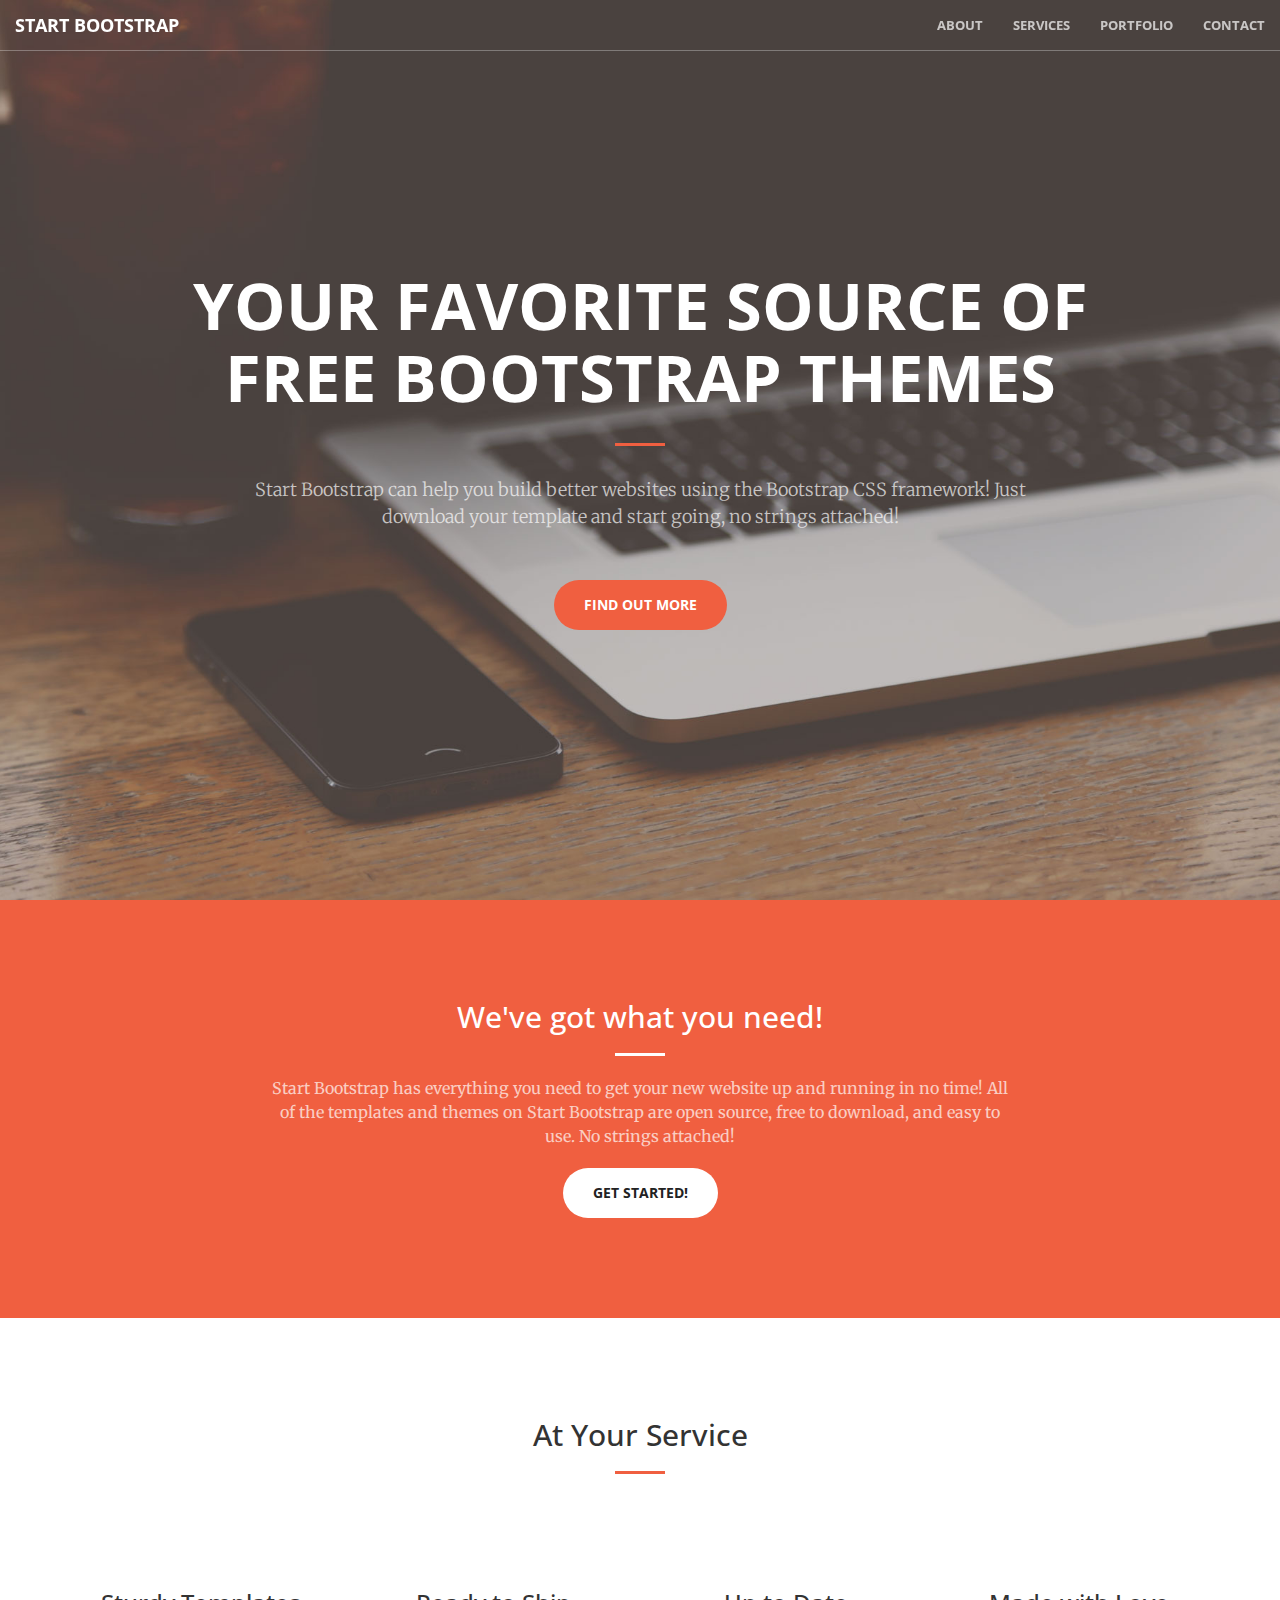
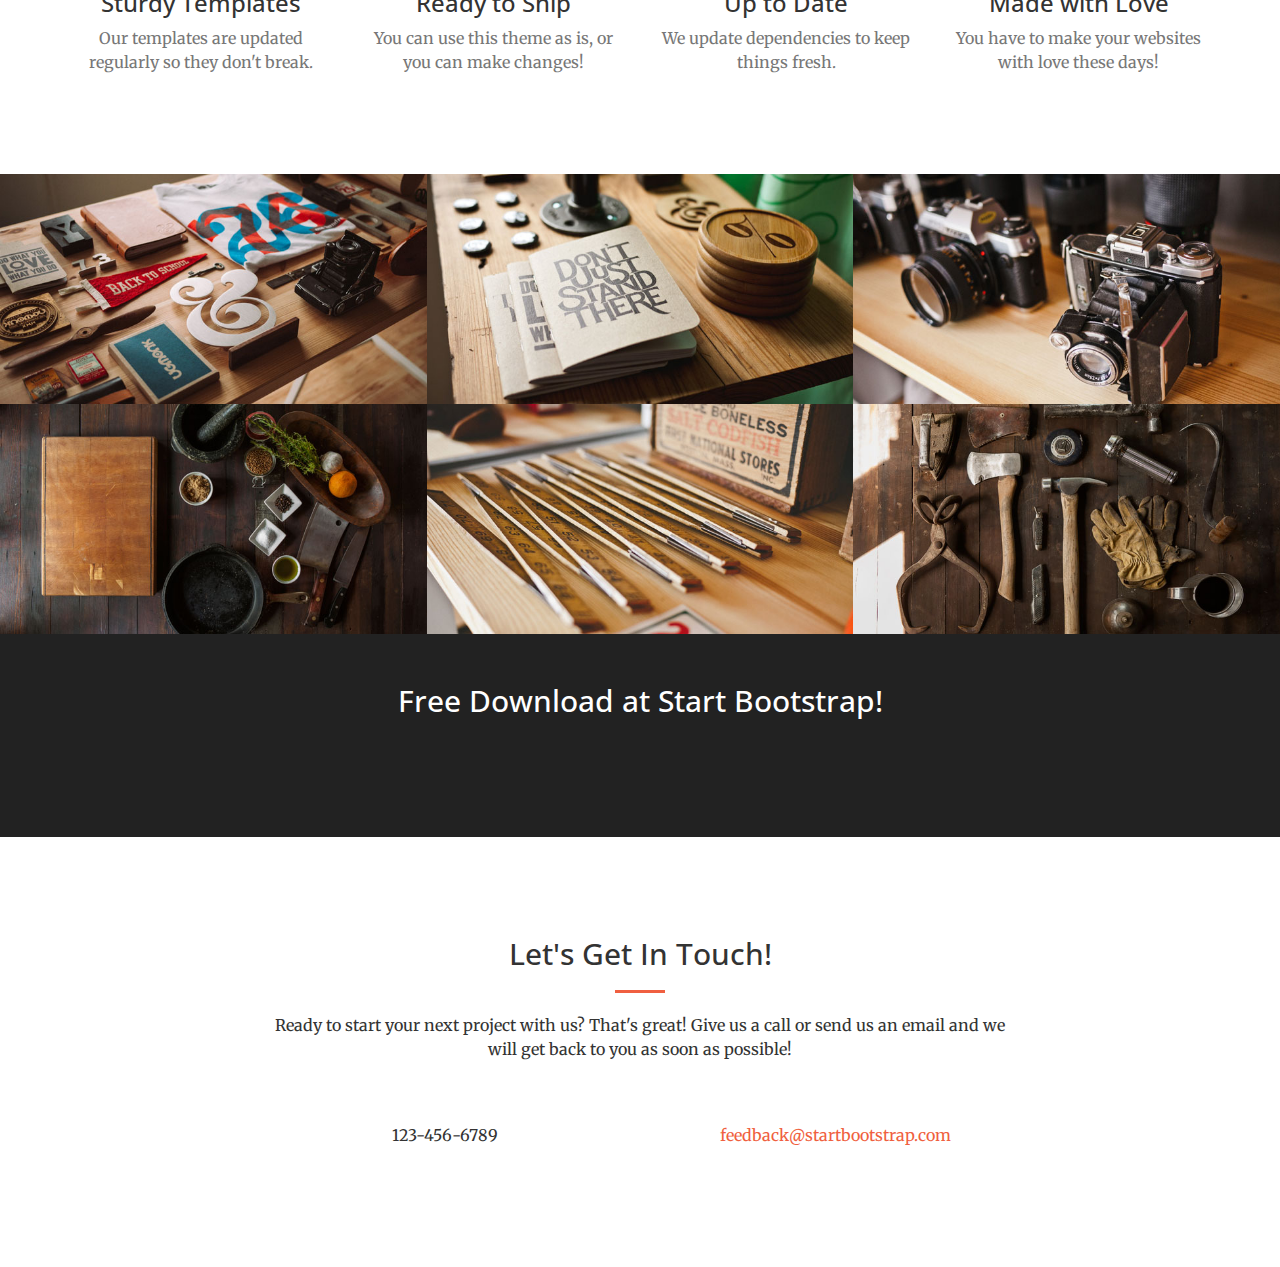
<file: new-theme/index.html>
<!DOCTYPE html>
<html lang="en">

<head>

    <meta charset="utf-8">
    <meta http-equiv="X-UA-Compatible" content="IE=edge">
    <meta name="viewport" content="width=device-width, initial-scale=1">
    <meta name="description" content="">
    <meta name="author" content="">

    <title>Creative - Start Bootstrap Theme</title>

    <!-- Bootstrap Core CSS -->
    <link rel="stylesheet" href="css/bootstrap.min.css" type="text/css">

    <!-- Custom Fonts -->
    <link href='http://fonts.googleapis.com/css?family=Open+Sans:300italic,400italic,600italic,700italic,800italic,400,300,600,700,800' rel='stylesheet' type='text/css'>
    <link href='http://fonts.googleapis.com/css?family=Merriweather:400,300,300italic,400italic,700,700italic,900,900italic' rel='stylesheet' type='text/css'>
    <link href='http://fonts.googleapis.com/css?family=Lato:400,100,300,700,900,100italic,300italic,400italic,700italic,900italic' rel='stylesheet' type='text/css'>  
  <link href='http://fonts.googleapis.com/css?family=Quicksand:400,700,300' rel='stylesheet' type='text/css'>
    <link rel="stylesheet" href="font-awesome/css/font-awesome.min.css" type="text/css">

    <!-- Plugin CSS -->
    <link rel="stylesheet" href="css/animate.min.css" type="text/css">

    <!-- Custom CSS -->
    <link rel="stylesheet" href="css/creative.css" type="text/css">

    <!-- HTML5 Shim and Respond.js IE8 support of HTML5 elements and media queries -->
    <!-- WARNING: Respond.js doesn't work if you view the page via file:// -->
    <!--[if lt IE 9]>
        <script src="https://oss.maxcdn.com/libs/html5shiv/3.7.0/html5shiv.js"></script>
        <script src="https://oss.maxcdn.com/libs/respond.js/1.4.2/respond.min.js"></script>
    <![endif]-->

</head>

<body id="page-top">

    <nav id="mainNav" class="navbar navbar-default navbar-fixed-top">
        <div class="container-fluid">
            <!-- Brand and toggle get grouped for better mobile display -->
            <div class="navbar-header">
                <button type="button" class="navbar-toggle collapsed" data-toggle="collapse" data-target="#bs-example-navbar-collapse-1">
                    <span class="sr-only">Toggle navigation</span>
                    <span class="icon-bar"></span>
                    <span class="icon-bar"></span>
                    <span class="icon-bar"></span>
                </button>
                <a class="navbar-brand page-scroll" href="#page-top">Start Bootstrap</a>
            </div>

            <!-- Collect the nav links, forms, and other content for toggling -->
            <div class="collapse navbar-collapse" id="bs-example-navbar-collapse-1">
                <ul class="nav navbar-nav navbar-right">
                    <li>
                        <a class="page-scroll" href="#about">About</a>
                    </li>
                    <li>
                        <a class="page-scroll" href="#services">Services</a>
                    </li>
                    <li>
                        <a class="page-scroll" href="#portfolio">Portfolio</a>
                    </li>
                    <li>
                        <a class="page-scroll" href="#contact">Contact</a>
                    </li>
                </ul>
            </div>
            <!-- /.navbar-collapse -->
        </div>
        <!-- /.container-fluid -->
    </nav>

    <header>
        <div class="header-content">
            <div class="header-content-inner">
                <h1>Your Favorite Source of Free Bootstrap Themes</h1>
                <hr>
                <p>Start Bootstrap can help you build better websites using the Bootstrap CSS framework! Just download your template and start going, no strings attached!</p>
                <a href="#about" class="btn btn-primary btn-xl page-scroll">Find Out More</a>
            </div>
        </div>
    </header>

    <section class="bg-primary" id="about">
        <div class="container">
            <div class="row">
                <div class="col-lg-8 col-lg-offset-2 text-center">
                    <h2 class="section-heading">We've got what you need!</h2>
                    <hr class="light">
                    <p class="text-faded">Start Bootstrap has everything you need to get your new website up and running in no time! All of the templates and themes on Start Bootstrap are open source, free to download, and easy to use. No strings attached!</p>
                    <a href="#" class="btn btn-default btn-xl">Get Started!</a>
                </div>
            </div>
        </div>
    </section>

    <section id="services">
        <div class="container">
            <div class="row">
                <div class="col-lg-12 text-center">
                    <h2 class="section-heading">At Your Service</h2>
                    <hr class="primary">
                </div>
            </div>
        </div>
        <div class="container">
            <div class="row">
                <div class="col-lg-3 col-md-6 text-center">
                    <div class="service-box">
                        <i class="fa fa-4x fa-diamond wow bounceIn text-primary"></i>
                        <h3>Sturdy Templates</h3>
                        <p class="text-muted">Our templates are updated regularly so they don't break.</p>
                    </div>
                </div>
                <div class="col-lg-3 col-md-6 text-center">
                    <div class="service-box">
                        <i class="fa fa-4x fa-paper-plane wow bounceIn text-primary" data-wow-delay=".1s"></i>
                        <h3>Ready to Ship</h3>
                        <p class="text-muted">You can use this theme as is, or you can make changes!</p>
                    </div>
                </div>
                <div class="col-lg-3 col-md-6 text-center">
                    <div class="service-box">
                        <i class="fa fa-4x fa-newspaper-o wow bounceIn text-primary" data-wow-delay=".2s"></i>
                        <h3>Up to Date</h3>
                        <p class="text-muted">We update dependencies to keep things fresh.</p>
                    </div>
                </div>
                <div class="col-lg-3 col-md-6 text-center">
                    <div class="service-box">
                        <i class="fa fa-4x fa-heart wow bounceIn text-primary" data-wow-delay=".3s"></i>
                        <h3>Made with Love</h3>
                        <p class="text-muted">You have to make your websites with love these days!</p>
                    </div>
                </div>
            </div>
        </div>
    </section>

    <section class="no-padding" id="portfolio">
        <div class="container-fluid">
            <div class="row no-gutter">
                <div class="col-lg-4 col-sm-6">
                    <a href="#" class="portfolio-box">
                        <img src="img/portfolio/1.jpg" class="img-responsive" alt="">
                        <div class="portfolio-box-caption">
                            <div class="portfolio-box-caption-content">
                                <div class="project-category text-faded">
                                    Category
                                </div>
                                <div class="project-name">
                                    Project Name
                                </div>
                            </div>
                        </div>
                    </a>
                </div>
                <div class="col-lg-4 col-sm-6">
                    <a href="#" class="portfolio-box">
                        <img src="img/portfolio/2.jpg" class="img-responsive" alt="">
                        <div class="portfolio-box-caption">
                            <div class="portfolio-box-caption-content">
                                <div class="project-category text-faded">
                                    Category
                                </div>
                                <div class="project-name">
                                    Project Name
                                </div>
                            </div>
                        </div>
                    </a>
                </div>
                <div class="col-lg-4 col-sm-6">
                    <a href="#" class="portfolio-box">
                        <img src="img/portfolio/3.jpg" class="img-responsive" alt="">
                        <div class="portfolio-box-caption">
                            <div class="portfolio-box-caption-content">
                                <div class="project-category text-faded">
                                    Category
                                </div>
                                <div class="project-name">
                                    Project Name
                                </div>
                            </div>
                        </div>
                    </a>
                </div>
                <div class="col-lg-4 col-sm-6">
                    <a href="#" class="portfolio-box">
                        <img src="img/portfolio/4.jpg" class="img-responsive" alt="">
                        <div class="portfolio-box-caption">
                            <div class="portfolio-box-caption-content">
                                <div class="project-category text-faded">
                                    Category
                                </div>
                                <div class="project-name">
                                    Project Name
                                </div>
                            </div>
                        </div>
                    </a>
                </div>
                <div class="col-lg-4 col-sm-6">
                    <a href="#" class="portfolio-box">
                        <img src="img/portfolio/5.jpg" class="img-responsive" alt="">
                        <div class="portfolio-box-caption">
                            <div class="portfolio-box-caption-content">
                                <div class="project-category text-faded">
                                    Category
                                </div>
                                <div class="project-name">
                                    Project Name
                                </div>
                            </div>
                        </div>
                    </a>
                </div>
                <div class="col-lg-4 col-sm-6">
                    <a href="#" class="portfolio-box">
                        <img src="img/portfolio/6.jpg" class="img-responsive" alt="">
                        <div class="portfolio-box-caption">
                            <div class="portfolio-box-caption-content">
                                <div class="project-category text-faded">
                                    Category
                                </div>
                                <div class="project-name">
                                    Project Name
                                </div>
                            </div>
                        </div>
                    </a>
                </div>
            </div>
        </div>
    </section>

    <aside class="bg-dark">
        <div class="container text-center">
            <div class="call-to-action">
                <h2>Free Download at Start Bootstrap!</h2>
                <a href="#" class="btn btn-default btn-xl wow tada">Download Now!</a>
            </div>
        </div>
    </aside>

    <section id="contact">
        <div class="container">
            <div class="row">
                <div class="col-lg-8 col-lg-offset-2 text-center">
                    <h2 class="section-heading">Let's Get In Touch!</h2>
                    <hr class="primary">
                    <p>Ready to start your next project with us? That's great! Give us a call or send us an email and we will get back to you as soon as possible!</p>
                </div>
                <div class="col-lg-4 col-lg-offset-2 text-center">
                    <i class="fa fa-phone fa-3x wow bounceIn"></i>
                    <p>123-456-6789</p>
                </div>
                <div class="col-lg-4 text-center">
                    <i class="fa fa-envelope-o fa-3x wow bounceIn" data-wow-delay=".1s"></i>
                    <p><a href="mailto:your-email@your-domain.com">feedback@startbootstrap.com</a></p>
                </div>
            </div>
        </div>
    </section>

    <!-- jQuery -->
    <script src="js/jquery.js"></script>

    <!-- Bootstrap Core JavaScript -->
    <script src="js/bootstrap.min.js"></script>

    <!-- Plugin JavaScript -->
    <script src="js/jquery.easing.min.js"></script>
    <script src="js/jquery.fittext.js"></script>
    <script src="js/wow.min.js"></script>

    <!-- Custom Theme JavaScript -->
    <script src="js/creative.js"></script>

</body>

</html>
</file>
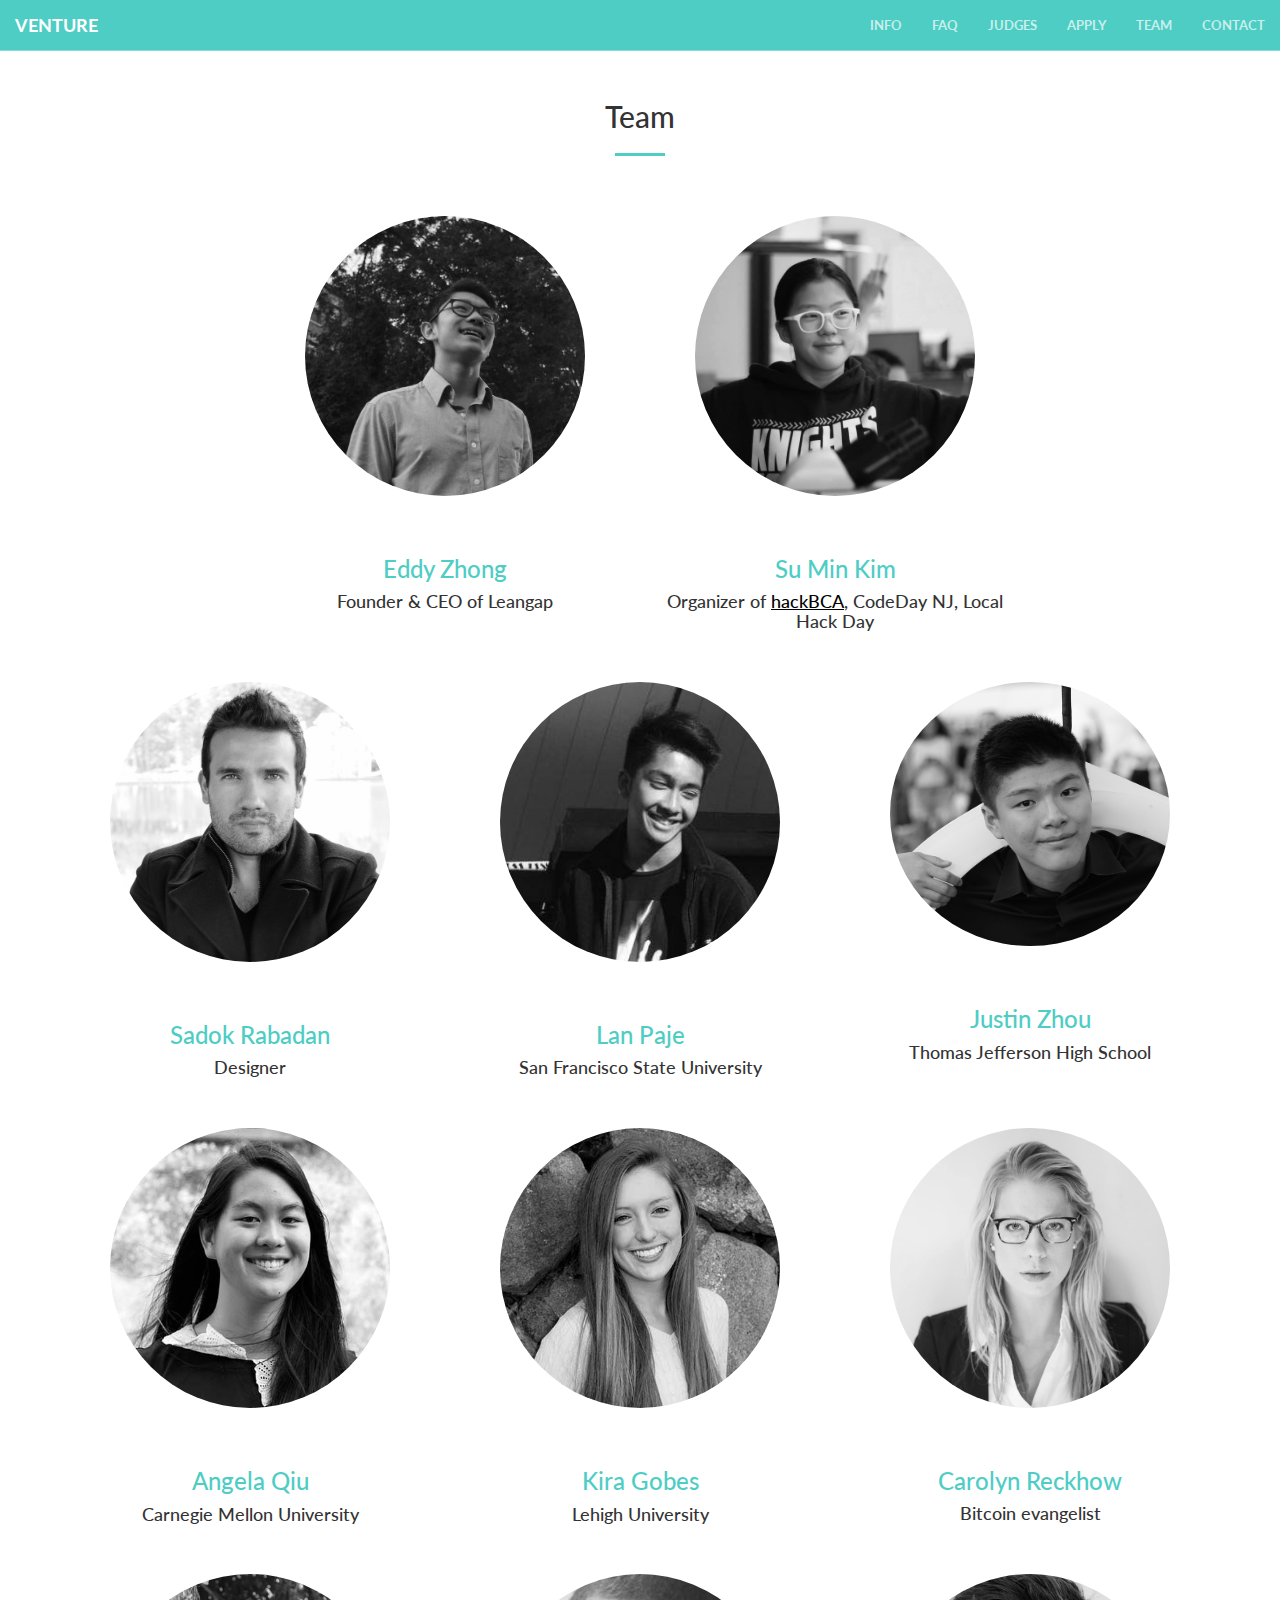
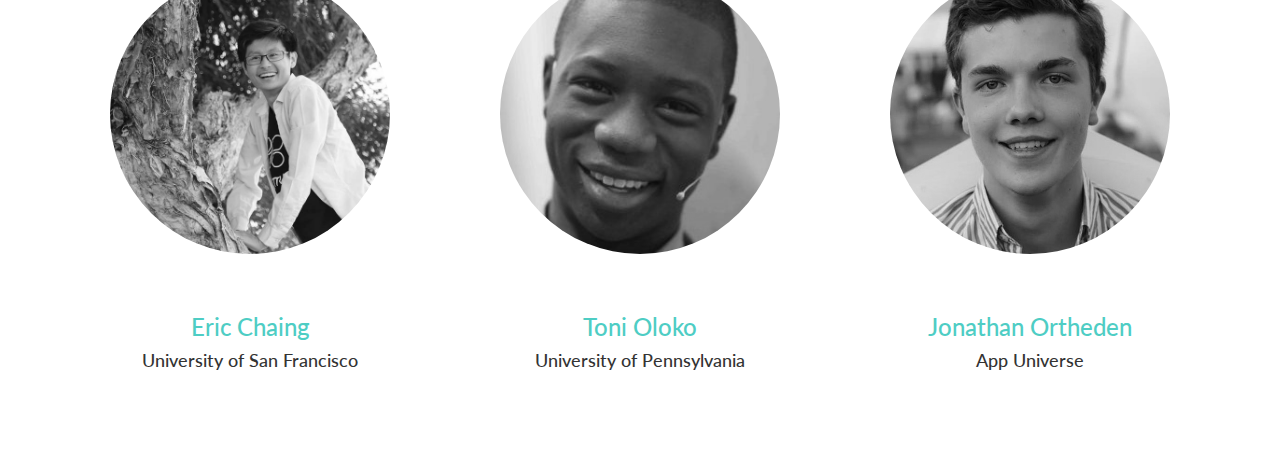
<file: team.html>
<!doctype html>
<html>
<head>
    <meta charset="utf-8">
    <meta http-equiv="X-UA-Compatible" content="IE=edge">
    <meta name="viewport" content="width=device-width, initial-scale=1">
    <meta name="description" content="Boston's first hybrid hackathon/start-up competition">
    <meta name="author" content="Su Min Kim">

    <title>Team</title>
    
    <!-- Favicon -->
    <link rel="icon" type="image/png" href="img/venture-logo.png">

    <!-- Bootstrap Core CSS -->
    <link rel="stylesheet" href="css/bootstrap.min.css" type="text/css">

    <!-- Custom Fonts -->
    <link href='http://fonts.googleapis.com/css?family=Open+Sans:300italic,400italic,600italic,700italic,800italic,400,300,600,700,800' rel='stylesheet' type='text/css'>
    <link href='http://fonts.googleapis.com/css?family=Merriweather:400,300,300italic,400italic,700,700italic,900,900italic' rel='stylesheet' type='text/css'>
    <link href='http://fonts.googleapis.com/css?family=Lato:400,100,300,700,900,100italic,300italic,400italic,700italic,900italic' rel='stylesheet' type='text/css'>  
    <link href='http://fonts.googleapis.com/css?family=Quicksand:400,700,300' rel='stylesheet' type='text/css'>
    <link rel="stylesheet" href="font-awesome/css/font-awesome.min.css" type="text/css">

    <!-- Plugin CSS -->
    <link rel="stylesheet" href="css/animate.min.css" type="text/css">

    <!-- Custom CSS -->
    <link rel="stylesheet" href="css/creative.css" type="text/css">
    <link rel="stylesheet" href="css/styles.css" type="text/css">
    <link rel="stylesheet" href="css/team.css" type="text/css">
    <!-- HTML5 Shim and Respond.js IE8 support of HTML5 elements and media queries -->
    <!-- WARNING: Respond.js doesn't work if you view the page via file:// -->
    <!--[if lt IE 9]>
        <script src="https://oss.maxcdn.com/libs/html5shiv/3.7.0/html5shiv.js"></script>
        <script src="https://oss.maxcdn.com/libs/respond.js/1.4.2/respond.min.js"></script>
    <![endif]-->

</head> 
<body id="page-top">
        <nav id="mainNav" class="navbar navbar-default navbar-fixed-top">
        <div class="container-fluid">
            <!-- Brand and toggle get grouped for better mobile display -->
            <div class="navbar-header">
                <button type="button" class="navbar-toggle collapsed" data-toggle="collapse" data-target="#bs-example-navbar-collapse-1">
                    <span class="sr-only">Toggle navigation</span>
                    <span class="icon-bar"></span>
                    <span class="icon-bar"></span>
                    <span class="icon-bar"></span>
                </button>
                <a class="navbar-brand page-scroll" href="index.html">Venture</a>
            </div>

            <!-- Collect the nav links, forms, and other content for toggling -->
            <div class="collapse navbar-collapse" id="bs-example-navbar-collapse-1">
                <ul class="nav navbar-nav navbar-right">            
                    <li>
                        <a class="page-scroll" href="index.html#info">Info</a>
                    </li>
                    <li>
                        <a class="page-scroll" href="index.html#faq">FAQ</a>
                    </li>
                    <li>
                        <a class="page-scroll" href="index.html#judges">Judges</a> 
                    </li>
                    <li>
                        <a class="page-scroll" href="index.html#apply">Apply</a>
                    </li>
                    <li>
                        <a class="page-scroll" href="team.html">Team</a>
                    </li>
                    <li>
                        <a class="page-scroll" href="index.html#contact">Contact</a>
                    </li>
                </ul>
            </div>
            <!-- /.navbar-collapse -->
        </div>
        <!-- /.container-fluid -->
    </nav>
        <!-- /.container-fluid -->
        <section class="no-padding" id="team">
        <h2 class="section-heading">Team</h3>
        <hr>
        <div class="container">
            <div class="row">
                <div class="col-md-2 col-sm-0 col-xs-0"></div>
                <div class="col-md-4 col-sm-6 col-xs-12">
                    <img src="img/team/eddy.jpg">
                    <h3>Eddy Zhong</h3>
                    <h4>Founder & CEO of Leangap</h4>
                </div>
                <div class="col-md-4 col-sm-6 col-xs-12">
                    <img src="img/team/sumin.jpg">
                    <a href="http://suminkim.com/" class="name"><h3>Su Min Kim</h3></a>
                    <h4>Organizer of <a href="http://www.hackbca.com/">hackBCA</a>, CodeDay NJ, Local Hack Day</h4>
                </div>
                <div class="col-md-2 col-sm-0 col-xs-0"></div>
            </div>
            <div class="row">
                <div class="col-md-4 col-sm-6 col-xs-12">
                    <img src="img/team/sadok.jpg">
                    <h3>Sadok Rabadan</h3>
                    <h4>Designer</h4>
                </div>
                <div class="col-md-4 col-sm-6 col-xs-12">
                    <img src="img/team/lan.jpg">
                    <h3>Lan Paje</h3>
                    <h4>San Francisco State University</h4>
                </div>
                <div class="col-md-4 col-sm-6 col-xs-12">
                    <img src="img/team/justin.jpg">
                    <h3>Justin Zhou</h3>
                    <h4>Thomas Jefferson High School</h4>
                </div>
            </div>
            <div class="row">
                <div class="col-md-4 col-sm-6 col-xs-12">
                    <img src="img/team/angela.jpg">
                    <h3>Angela Qiu</h3>
                    <h4>Carnegie Mellon University</h4>
                </div>
                <div class="col-md-4 col-sm-6 col-xs-12">
                    <img src="img/team/kira.jpg">
                    <h3>Kira Gobes</h3>
                    <h4>Lehigh University</h4>
                </div>
                <div class="col-md-4 col-sm-6 col-xs-12">
                    <img src="img/team/carolyn.jpg">
                    <h3>Carolyn Reckhow</h3>
                    <h4>Bitcoin evangelist</h4>
                </div>
            </div>
            <div class="row">
                <div class="col-md-4 col-sm-6 col-xs-12">
                    <img src="img/team/eric.jpg">
                    <h3>Eric Chaing</h3>
                    <h4>University of San Francisco</h4>
                </div>
                <div class="col-md-4 col-sm-6 col-xs-12">
                    <img src="img/team/toni.jpg">
                    <h3>Toni Oloko</h3>
                    <h4>University of Pennsylvania</h4>
                </div>
                <div class="col-md-4 col-sm-6 col-xs-12">
                    <img src="img/team/jonathan.jpg">
                    <h3>Jonathan Ortheden</h3>
                    <h4>App Universe</h4>
                </div>
            </div>
            </div>
        </section>
</body>
</html>
</file>
<file: css/styles.css>
.header-content img{
    width: 70px;
}

#faq {
    padding: 50px 0;
    background-image: url(../img/amazon-loft-chat.jpg);
    background-size: cover;
    background-attachment: fixed;
    color: #FFF;
}

.faq-content {
    background-color: rgba(0, 0, 0, .5);
    padding: 10px 0;
}

#faq h2{
    text-align: center;
}

#faq a {
    color: #4ECDC4;
}

#contact {
    padding: 100px 0 50px 0;
}

.footer {
    bottom: 0;
    padding: 10px 20px;
}

#judges {
    padding: 100px 0 70px 0;
}

#judges {
    text-align: center;
}

#judges img {
    width: 100%;
    height: auto;
    padding: 40px;
    border-radius: 50%;
}

#judges .btn {
    margin-top: 40px;
    font-size: 2em;
    color: #4ECDC4;
}

#team {
    padding: 0 0 70px 0;
}

#team {
    text-align: center;
}

#team img {
    width: 100%;
    height: auto;
    padding: 40px;
    border-radius: 50%;
    -webkit-filter: grayscale(100%);
    filter: grayscale(100%);
}
</file>
<file: css/team.css>
body {
    height: 100%;
    width: 100%;
    margin: 0;
    margin-top: 100px;
    padding: 0;
}

.navbar {
    background-color: #4ECDC4;
}

h3 {
    color: #4ECDC4;
}

h4 a {
    color: #000;
    text-decoration: underline;
}

.name {
    text-decoration: none;
}
</file>
<file: new-theme/css/creative.css>
/*!
 * Start Bootstrap - Creative Bootstrap Theme (http://startbootstrap.com)
 * Code licensed under the Apache License v2.0.
 * For details, see http://www.apache.org/licenses/LICENSE-2.0.
 */

html,
body {
    width: 100%;
    height: 100%;
}

body {
    font-family: Merriweather,'Helvetica Neue',Arial,sans-serif;
}

hr {
    max-width: 50px;
    border-color: #f05f40;
    border-width: 3px;
}

hr.light {
    border-color: #fff;
}

a {
    color: #f05f40;
    -webkit-transition: all .35s;
    -moz-transition: all .35s;
    transition: all .35s;
}

a:hover,
a:focus {
    color: #eb3812;
}

h1,
h2,
h3,
h4,
h5,
h6 {
    font-family: 'Open Sans','Helvetica Neue',Arial,sans-serif;
}

p {
    margin-bottom: 20px;
    font-size: 16px;
    line-height: 1.5;
}

.bg-primary {
    background-color: #f05f40;
}

.bg-dark {
    color: #fff;
    background-color: #222;
}

.text-faded {
    color: rgba(255,255,255,.7);
}

section {
    padding: 100px 0;
}

aside {
    padding: 50px 0;
}

.no-padding {
    padding: 0;
}

.navbar-default {
    border-color: rgba(34,34,34,.05);
    font-family: 'Open Sans','Helvetica Neue',Arial,sans-serif;
    background-color: #fff;
    -webkit-transition: all .35s;
    -moz-transition: all .35s;
    transition: all .35s;
}

.navbar-default .navbar-header .navbar-brand {
    text-transform: uppercase;
    font-family: 'Open Sans','Helvetica Neue',Arial,sans-serif;
    font-weight: 700;
    color: #f05f40;
}

.navbar-default .navbar-header .navbar-brand:hover,
.navbar-default .navbar-header .navbar-brand:focus {
    color: #eb3812;
}

.navbar-default .nav > li>a,
.navbar-default .nav>li>a:focus {
    text-transform: uppercase;
    font-size: 13px;
    font-weight: 700;
    color: #222;
}

.navbar-default .nav > li>a:hover,
.navbar-default .nav>li>a:focus:hover {
    color: #f05f40;
}

.navbar-default .nav > li.active>a,
.navbar-default .nav>li.active>a:focus {
    color: #f05f40!important;
    background-color: transparent;
}

.navbar-default .nav > li.active>a:hover,
.navbar-default .nav>li.active>a:focus:hover {
    background-color: transparent;
}

@media(min-width:768px) {
    .navbar-default {
        border-color: rgba(255,255,255,.3);
        background-color: transparent;
    }

    .navbar-default .navbar-header .navbar-brand {
        color: rgba(255,255,255,.7);
    }

    .navbar-default .navbar-header .navbar-brand:hover,
    .navbar-default .navbar-header .navbar-brand:focus {
        color: #fff;
    }

    .navbar-default .nav > li>a,
    .navbar-default .nav>li>a:focus {
        color: rgba(255,255,255,.7);
    }

    .navbar-default .nav > li>a:hover,
    .navbar-default .nav>li>a:focus:hover {
        color: #fff;
    }

    .navbar-default.affix {
        border-color: rgba(34,34,34,.05);
        background-color: #fff;
    }

    .navbar-default.affix .navbar-header .navbar-brand {
        font-size: 14px;
        color: #f05f40;
    }

    .navbar-default.affix .navbar-header .navbar-brand:hover,
    .navbar-default.affix .navbar-header .navbar-brand:focus {
        color: #eb3812;
    }

    .navbar-default.affix .nav > li>a,
    .navbar-default.affix .nav>li>a:focus {
        color: #222;
    }

    .navbar-default.affix .nav > li>a:hover,
    .navbar-default.affix .nav>li>a:focus:hover {
        color: #f05f40;
    }
}

header {
    position: relative;
    width: 100%;
    min-height: auto;
    text-align: center;
    color: #fff;
    background-image: url(../img/header.jpg);
    background-position: center;
    -webkit-background-size: cover;
    -moz-background-size: cover;
    background-size: cover;
    -o-background-size: cover;
}

header .header-content {
    position: relative;
    width: 100%;
    padding: 100px 15px;
    text-align: center;
}

header .header-content .header-content-inner h1 {
    margin-top: 0;
    margin-bottom: 0;
    text-transform: uppercase;
    font-weight: 700;
}

header .header-content .header-content-inner hr {
    margin: 30px auto;
}

header .header-content .header-content-inner p {
    margin-bottom: 50px;
    font-size: 16px;
    font-weight: 300;
    color: rgba(255,255,255,.7);
}

@media(min-width:768px) {
    header {
        min-height: 100%;
    }

    header .header-content {
        position: absolute;
        top: 50%;
        padding: 0 50px;
        -webkit-transform: translateY(-50%);
        -ms-transform: translateY(-50%);
        transform: translateY(-50%);
    }

    header .header-content .header-content-inner {
        margin-right: auto;
        margin-left: auto;
        max-width: 1000px;
    }

    header .header-content .header-content-inner p {
        margin-right: auto;
        margin-left: auto;
        max-width: 80%;
        font-size: 18px;
    }
}

.section-heading {
    margin-top: 0;
}

.service-box {
    margin: 50px auto 0;
    max-width: 400px;
}

@media(min-width:992px) {
    .service-box {
        margin: 20px auto 0;
    }
}

.service-box p {
    margin-bottom: 0;
}

.portfolio-box {
    display: block;
    position: relative;
    margin: 0 auto;
    max-width: 650px;
}

.portfolio-box .portfolio-box-caption {
    display: block;
    position: absolute;
    bottom: 0;
    width: 100%;
    height: 100%;
    text-align: center;
    color: #fff;
    opacity: 0;
    background: rgba(240,95,64,.9);
    -webkit-transition: all .35s;
    -moz-transition: all .35s;
    transition: all .35s;
}

.portfolio-box .portfolio-box-caption .portfolio-box-caption-content {
    position: absolute;
    top: 50%;
    width: 100%;
    text-align: center;
    transform: translateY(-50%);
}

.portfolio-box .portfolio-box-caption .portfolio-box-caption-content .project-category,
.portfolio-box .portfolio-box-caption .portfolio-box-caption-content .project-name {
    padding: 0 15px;
    font-family: 'Open Sans','Helvetica Neue',Arial,sans-serif;
}

.portfolio-box .portfolio-box-caption .portfolio-box-caption-content .project-category {
    text-transform: uppercase;
    font-size: 14px;
    font-weight: 600;
}

.portfolio-box .portfolio-box-caption .portfolio-box-caption-content .project-name {
    font-size: 18px;
}

.portfolio-box:hover .portfolio-box-caption {
    opacity: 1;
}

@media(min-width:768px) {
    .portfolio-box .portfolio-box-caption .portfolio-box-caption-content .project-category {
        font-size: 16px;
    }

    .portfolio-box .portfolio-box-caption .portfolio-box-caption-content .project-name {
        font-size: 22px;
    }
}

.call-to-action h2 {
    margin: 0 auto 20px;
}

.text-primary {
    color: #f05f40;
}

.no-gutter > [class*=col-] {
    padding-right: 0;
    padding-left: 0;
}

.btn-default {
    border-color: #fff;
    color: #222;
    background-color: #fff;
    -webkit-transition: all .35s;
    -moz-transition: all .35s;
    transition: all .35s;
}

.btn-default:hover,
.btn-default:focus,
.btn-default.focus,
.btn-default:active,
.btn-default.active,
.open > .dropdown-toggle.btn-default {
    border-color: #ededed;
    color: #222;
    background-color: #f2f2f2;
}

.btn-default:active,
.btn-default.active,
.open > .dropdown-toggle.btn-default {
    background-image: none;
}

.btn-default.disabled,
.btn-default[disabled],
fieldset[disabled] .btn-default,
.btn-default.disabled:hover,
.btn-default[disabled]:hover,
fieldset[disabled] .btn-default:hover,
.btn-default.disabled:focus,
.btn-default[disabled]:focus,
fieldset[disabled] .btn-default:focus,
.btn-default.disabled.focus,
.btn-default[disabled].focus,
fieldset[disabled] .btn-default.focus,
.btn-default.disabled:active,
.btn-default[disabled]:active,
fieldset[disabled] .btn-default:active,
.btn-default.disabled.active,
.btn-default[disabled].active,
fieldset[disabled] .btn-default.active {
    border-color: #fff;
    background-color: #fff;
}

.btn-default .badge {
    color: #fff;
    background-color: #222;
}

.btn-primary {
    border-color: #f05f40;
    color: #fff;
    background-color: #f05f40;
    -webkit-transition: all .35s;
    -moz-transition: all .35s;
    transition: all .35s;
}

.btn-primary:hover,
.btn-primary:focus,
.btn-primary.focus,
.btn-primary:active,
.btn-primary.active,
.open > .dropdown-toggle.btn-primary {
    border-color: #ed431f;
    color: #fff;
    background-color: #ee4b28;
}

.btn-primary:active,
.btn-primary.active,
.open > .dropdown-toggle.btn-primary {
    background-image: none;
}

.btn-primary.disabled,
.btn-primary[disabled],
fieldset[disabled] .btn-primary,
.btn-primary.disabled:hover,
.btn-primary[disabled]:hover,
fieldset[disabled] .btn-primary:hover,
.btn-primary.disabled:focus,
.btn-primary[disabled]:focus,
fieldset[disabled] .btn-primary:focus,
.btn-primary.disabled.focus,
.btn-primary[disabled].focus,
fieldset[disabled] .btn-primary.focus,
.btn-primary.disabled:active,
.btn-primary[disabled]:active,
fieldset[disabled] .btn-primary:active,
.btn-primary.disabled.active,
.btn-primary[disabled].active,
fieldset[disabled] .btn-primary.active {
    border-color: #f05f40;
    background-color: #f05f40;
}

.btn-primary .badge {
    color: #f05f40;
    background-color: #fff;
}

.btn {
    border: 0;
    border-radius: 300px;
    text-transform: uppercase;
    font-family: 'Open Sans','Helvetica Neue',Arial,sans-serif;
    font-weight: 700;
}

.btn-xl {
    padding: 15px 30px;
}

::-moz-selection {
    text-shadow: none;
    color: #fff;
    background: #222;
}

::selection {
    text-shadow: none;
    color: #fff;
    background: #222;
}

img::selection {
    color: #fff;
    background: 0 0;
}

img::-moz-selection {
    color: #fff;
    background: 0 0;
}

body {
    webkit-tap-highlight-color: #222;
}
</file>
<file: css/creative.css>
/*!
 * Start Bootstrap - Creative Bootstrap Theme (http://startbootstrap.com)
 * Code licensed under the Apache License v2.0.
 * For details, see http://www.apache.org/licenses/LICENSE-2.0.
 */

html,
body {
    width: 100%;
    height: 100%;
}

body {
    font-family: 'Lato','Helvetica Neue',Arial,sans-serif;
}

hr {
    max-width: 50px;
    border-color: #4ECDC4;
    border-width: 3px;
}

hr.light {
    border-color: #fff;
}

a {
    color: #4ECDC4;
    -webkit-transition: all .35s;
    -moz-transition: all .35s;
    transition: all .35s;
}

a:hover,
a:focus {
    color: #eb3812;
}

h1,
h2,
h3,
h4,
h5,
h6 {
    font-family: 'Lato','Helvetica Neue',Arial,sans-serif;
}

p {
    margin-bottom: 20px;
    font-size: 16px;
    line-height: 1.5;
}

.bg-primary {
    background-color: #4ECDC4;
}

.bg-dark {
    color: #fff;
    background-color: #222;
}

.text-faded {
    color: rgba(255,255,255,.7);
}

section {
    padding: 100px 0;
}

aside {
    padding: 50px 0;
}

.no-padding {
    padding: 0;
}

.navbar-default {
    border-color: rgba(34,34,34,.05);
    background-color: #fff;
    -webkit-transition: all .35s;
    -moz-transition: all .35s;
    transition: all .35s;
}

.navbar-default .navbar-header .navbar-brand {
    text-transform: uppercase;
    font-weight: 700;
    color: #4ECDC4;
}

.navbar-default .navbar-header .navbar-brand:hover,
.navbar-default .navbar-header .navbar-brand:focus {
    color: #eb3812;
}

.navbar-default .nav > li>a,
.navbar-default .nav>li>a:focus {
    text-transform: uppercase;
    font-size: 13px;
    font-weight: 700;
    color: #222;
}

.navbar-default .nav > li>a:hover,
.navbar-default .nav>li>a:focus:hover {
    color: #4ECDC4;
}

.navbar-default .nav > li.active>a,
.navbar-default .nav>li.active>a:focus {
    color: #4ECDC4!important;
    background-color: transparent;
}

.navbar-default .nav > li.active>a:hover,
.navbar-default .nav>li.active>a:focus:hover {
    background-color: transparent;
}

@media(min-width:768px) {
    .navbar-default {
        border-color: rgba(255,255,255,.3);
        background-color: transparent;
    }

    .navbar-default .navbar-header .navbar-brand {
        color: rgba(255,255,255,.7);
    }

    .navbar-default .navbar-header .navbar-brand:hover,
    .navbar-default .navbar-header .navbar-brand:focus {
        color: #fff;
    }

    .navbar-default .nav > li>a,
    .navbar-default .nav>li>a:focus {
        color: rgba(255,255,255,.7);
    }

    .navbar-default .nav > li>a:hover,
    .navbar-default .nav>li>a:focus:hover {
        color: #fff;
    }

    .navbar-default.affix {
        border-color: rgba(34,34,34,.05);
        background-color: #fff;
    }

    .navbar-default.affix .navbar-header .navbar-brand {
        font-size: 14px;
        color: #4ECDC4;
    }

    .navbar-default.affix .navbar-header .navbar-brand:hover,
    .navbar-default.affix .navbar-header .navbar-brand:focus {
        color: #eb3812;
    }

    .navbar-default.affix .nav > li>a,
    .navbar-default.affix .nav>li>a:focus {
        color: #222;
    }

    .navbar-default.affix .nav > li>a:hover,
    .navbar-default.affix .nav>li>a:focus:hover {
        color: #4ECDC4;
    }
}

header {
    position: relative;
    width: 100%;
    min-height: auto;
    text-align: center;
    color: #fff;
    background-image: url(../img/5.jpg);
    background-position: center;
    -webkit-background-size: cover;
    -moz-background-size: cover;
    background-size: cover;
    -o-background-size: cover;
}

header .header-content {
    position: relative;
    width: 100%;
    padding: 100px 15px;
    text-align: center;
}

header .header-content .header-content-inner h1 {
    margin-top: 0;
    margin-bottom: 0;
    text-transform: uppercase;
    font-weight: 700;
}

header .header-content .header-content-inner hr {
    margin: 30px auto;
}

header .header-content .header-content-inner p {
    margin-bottom: 50px;
    font-size: 16px;
    font-weight: 300;
    color: rgba(255,255,255,.7);
}

@media(min-width:768px) {
    header {
        min-height: 100%;
    }

    header .header-content {
        position: absolute;
        top: 50%;
        padding: 0 50px;
        -webkit-transform: translateY(-50%);
        -ms-transform: translateY(-50%);
        transform: translateY(-50%);
    }

    header .header-content .header-content-inner {
        margin-right: auto;
        margin-left: auto;
        max-width: 1000px;
    }

    header .header-content .header-content-inner p {
        margin-right: auto;
        margin-left: auto;
        max-width: 80%;
        font-size: 18px;
    }
}

.section-heading {
    margin-top: 0;
}

.service-box {
    margin: 50px auto 0;
    max-width: 400px;
}

@media(min-width:992px) {
    .service-box {
        margin: 20px auto 0;
    }
}

.service-box p {
    margin-bottom: 0;
}

.portfolio-box {
    display: block;
    position: relative;
    margin: 0 auto;
    max-width: 650px;
}

.portfolio-box .portfolio-box-caption {
    display: block;
    position: absolute;
    bottom: 0;
    width: 100%;
    height: 100%;
    text-align: center;
    color: #fff;
    opacity: 0;
    background: rgba(240,95,64,.9);
    -webkit-transition: all .35s;
    -moz-transition: all .35s;
    transition: all .35s;
}

.portfolio-box .portfolio-box-caption .portfolio-box-caption-content {
    position: absolute;
    top: 50%;
    width: 100%;
    text-align: center;
    transform: translateY(-50%);
}

.portfolio-box .portfolio-box-caption .portfolio-box-caption-content .project-category,
.portfolio-box .portfolio-box-caption .portfolio-box-caption-content .project-name {
    padding: 0 15px;
}

.portfolio-box .portfolio-box-caption .portfolio-box-caption-content .project-category {
    text-transform: uppercase;
    font-size: 14px;
    font-weight: 600;
}

.portfolio-box .portfolio-box-caption .portfolio-box-caption-content .project-name {
    font-size: 18px;
}

.portfolio-box:hover .portfolio-box-caption {
    opacity: 1;
}

@media(min-width:768px) {
    .portfolio-box .portfolio-box-caption .portfolio-box-caption-content .project-category {
        font-size: 16px;
    }

    .portfolio-box .portfolio-box-caption .portfolio-box-caption-content .project-name {
        font-size: 22px;
    }
}

.call-to-action h2 {
    margin: 0 auto 20px;
}

.text-primary {
    color: #4ECDC4;
}

.no-gutter > [class*=col-] {
    padding-right: 0;
    padding-left: 0;
}

.btn-default {
    border-color: #fff;
    color: #222;
    background-color: #fff;
    -webkit-transition: all .35s;
    -moz-transition: all .35s;
    transition: all .35s;
}

.btn-default:hover,
.btn-default:focus,
.btn-default.focus,
.btn-default:active,
.btn-default.active,
.open > .dropdown-toggle.btn-default {
    border-color: #ededed;
    color: #222;
    background-color: #f2f2f2;
}

.btn-default:active,
.btn-default.active,
.open > .dropdown-toggle.btn-default {
    background-image: none;
}

.btn-default.disabled,
.btn-default[disabled],
fieldset[disabled] .btn-default,
.btn-default.disabled:hover,
.btn-default[disabled]:hover,
fieldset[disabled] .btn-default:hover,
.btn-default.disabled:focus,
.btn-default[disabled]:focus,
fieldset[disabled] .btn-default:focus,
.btn-default.disabled.focus,
.btn-default[disabled].focus,
fieldset[disabled] .btn-default.focus,
.btn-default.disabled:active,
.btn-default[disabled]:active,
fieldset[disabled] .btn-default:active,
.btn-default.disabled.active,
.btn-default[disabled].active,
fieldset[disabled] .btn-default.active {
    border-color: #fff;
    background-color: #fff;
}

.btn-default .badge {
    color: #fff;
    background-color: #222;
}

.btn-primary {
    border-color: #4ECDC4;
    color: #fff;
    background-color: #4ECDC4;
    -webkit-transition: all .35s;
    -moz-transition: all .35s;
    transition: all .35s;
}

.btn-primary:hover,
.btn-primary:focus,
.btn-primary.focus,
.btn-primary:active,
.btn-primary.active,
.open > .dropdown-toggle.btn-primary {
    border-color: #ed431f;
    color: #fff;
    background-color: #ee4b28;
}

.btn-primary:active,
.btn-primary.active,
.open > .dropdown-toggle.btn-primary {
    background-image: none;
}

.btn-primary.disabled,
.btn-primary[disabled],
fieldset[disabled] .btn-primary,
.btn-primary.disabled:hover,
.btn-primary[disabled]:hover,
fieldset[disabled] .btn-primary:hover,
.btn-primary.disabled:focus,
.btn-primary[disabled]:focus,
fieldset[disabled] .btn-primary:focus,
.btn-primary.disabled.focus,
.btn-primary[disabled].focus,
fieldset[disabled] .btn-primary.focus,
.btn-primary.disabled:active,
.btn-primary[disabled]:active,
fieldset[disabled] .btn-primary:active,
.btn-primary.disabled.active,
.btn-primary[disabled].active,
fieldset[disabled] .btn-primary.active {
    border-color: #4ECDC4;
    background-color: #4ECDC4;
}

.btn-primary .badge {
    color: #4ECDC4;
    background-color: #fff;
}

.btn {
    border: 0;
    border-radius: 300px;
    text-transform: uppercase;
    font-weight: 700;
}

.btn-xl {
    padding: 15px 30px;
}

::-moz-selection {
    text-shadow: none;
    color: #fff;
    background: #222;
}

::selection {
    text-shadow: none;
    color: #fff;
    background: #222;
}

img::selection {
    color: #fff;
    background: 0 0;
}

img::-moz-selection {
    color: #fff;
    background: 0 0;
}

body {
    webkit-tap-highlight-color: #222;
}
</file>
